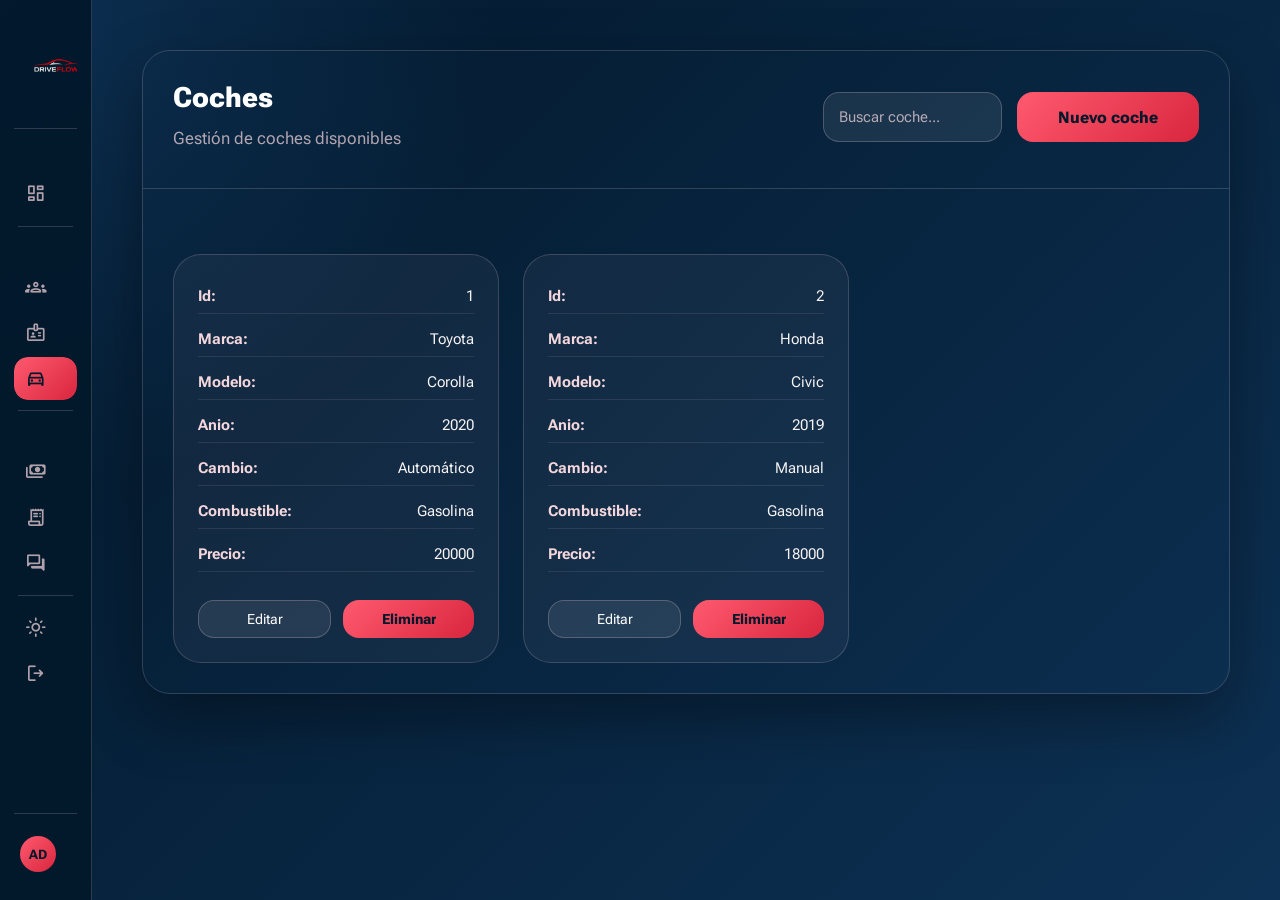
<file: Lenguaje de Marcas/paginas/coches.html>
<!DOCTYPE html>
<html lang="en">

<head>
    <meta charset="UTF-8">
    <meta name="viewport" content="width=device-width, initial-scale=1.0">
    <title>DriveFlow CRM | Coches</title>
    <link rel="stylesheet" href="../css/styles.css">
    <link rel="stylesheet" href="../css/medias.css">
</head>

<body>

    <section class="c-section" id="c-section">

        <aside class="sidebar" id="sidebar">

            <div class="sidebar__brand">
                <div class="logo"><img src="../img/logo.png" alt="DriveFlow Logo"></div>
                <div class="sidebar__brand-text">
                    <span class="sidebar__brand-name">DriveFlow</span>
                    <span class="sidebar__brand-sub">CRM</span>
                </div>
            </div>

            <nav class="sidebar__nav">

                <span class="sidebar__label">Principal</span>

                <a class="sidebar__link" href="../dashboard.html" data-tooltip="Dashboard">
                    <span class="material-symbols-rounded sidebar__icon">dashboard</span>
                    <span class="sidebar__text">Dashboard</span>
                </a>

                <div class="sidebar__divider"></div>
                <span class="sidebar__label">Gestión</span>

                <a class="sidebar__link" href="clientes.html" data-tooltip="Clientes">
                    <span class="material-symbols-rounded sidebar__icon">groups</span>
                    <span class="sidebar__text">Clientes</span>
                    <span id="badge-clientes" class="sidebar__badge">25</span>
                </a>

                <a class="sidebar__link" href="usuarios.html" data-tooltip="Usuarios">
                    <span class="material-symbols-rounded sidebar__icon">badge</span>
                    <span class="sidebar__text">Usuarios</span>
                    <span id="badge-usuarios" class="sidebar__badge">8</span>
                </a>

                <a class="sidebar__link sidebar__link--active" href="coches.html" data-tooltip="Coches">
                    <span class="material-symbols-rounded sidebar__icon">directions_car</span>
                    <span class="sidebar__text">Coches</span>
                    <span id="badge-coches" class="sidebar__badge">56</span>
                </a>

                <div class="sidebar__divider"></div>
                <span class="sidebar__label">Comercial</span>

                <a class="sidebar__link" href="ventas.html" data-tooltip="Ventas">
                    <span class="material-symbols-rounded sidebar__icon">payments</span>
                    <span class="sidebar__text">Ventas</span>
                </a>

                <a class="sidebar__link" href="detalle-ventas.html" data-tooltip="Detalle ventas">
                    <span class="material-symbols-rounded sidebar__icon">receipt_long</span>
                    <span class="sidebar__text">Detalle ventas</span>
                </a>

                <a class="sidebar__link" href="interacciones-cliente.html" data-tooltip="Interacciones">
                    <span class="material-symbols-rounded sidebar__icon">forum</span>
                    <span class="sidebar__text">Interacciones</span>
                </a>

                <div class="sidebar__divider"></div>
                <button class="sidebar__link" type="button" id="themeToggle" data-tooltip="Cambiar tema">
                    <span class="material-symbols-rounded sidebar__icon" id="themeIcon">light_mode</span>
                    <span id="themeText" class="sidebar__text">Modo claro</span>
                </button>

                <button class="sidebar__link" type="button" id="logoutButton" data-tooltip="Cerrar sesión">
                    <span class="material-symbols-rounded sidebar__icon">logout</span>
                    <span class="sidebar__text">Cerrar sesión</span>
                </button>

            </nav>

            <div class="sidebar__footer">
                <div class="sidebar__profile">
                    <div class="sidebar__avatar">AD</div>
                    <div class="sidebar__profile-info">
                        <div class="sidebar__profile-name">Admin Principal</div>
                        <div class="sidebar__profile-role">Administrador</div>
                    </div>
                </div>
            </div>

        </aside>

        <div class="table">

            <div class="table__top">

                <div class="table__text">
                    <h2 class="heading">Coches</h2>
                    <p class="text">Gestión de coches disponibles</p>
                </div>

                <div class="table__interaction">
                    <input type="text" class="input" placeholder="Buscar coche...">
                    <button class="button" id="btn__newCar">Nuevo coche</button>
                </div>

            </div>

            <div class="table__data">
                <div class="table__dataBox">
                    <p class="text">No hay coches para mostrar</p>
                </div>
            </div>

        </div>

    </section>

    <div class="creation" id="c-creation">

        <h2 class="heading headign--align" id="create__title">
            Crear un coche
            <span class="material-symbols-rounded sidebar__icon icon__close">close</span>
        </h2>

        <div class="form" id="carForm">

            <div class="form__group">
                <label class="text">Marca</label>
                <input id="brand" placeholder="Marca del coche" type="text" name="marca" class="input" required>
            </div>

            <div class="form__group">
                <label class="text">Modelo</label>
                <input id="model" placeholder="Modelo del coche" type="text" name="modelo" class="input" required>
            </div>

            <div class="form__group">
                <label class="text">Año</label>
                <input id="year" placeholder="Año del coche" type="number" name="anio" class="input" required>
            </div>

            <div class="form__group">
                <label class="text">Cambio</label>
                <select id="cambio" name="cambio" class="input" required>
                    <option value="">Selecciona un tipo de cambio</option>
                    <option value="Manual">Manual</option>
                    <option value="Automático">Automático</option>
                </select>
            </div>

            <div class="form__group">
                <label class="text">Combustible</label>
                <select id="combustible" name="combustible" class="input" required>
                    <option value="">Selecciona un tipo de combustible</option>
                    <option value="Gasolina">Gasolina</option>
                    <option value="Diésel">Diésel</option>
                    <option value="Eléctrico">Eléctrico</option>
                    <option value="Híbrido">Híbrido</option>
                </select>
            </div>

            <div class="form__group">
                <label class="text">Precio</label>
                <input id="precio" placeholder="Precio del coche" type="number" name="precio" class="input" required>
            </div>

            <button type="button" class="button button--primary" id="btn--submitCar">Crear coche</button>

        </div>

    </div>

    <script type="module" src="../js/coches.js"></script>

</body>

</html>
</file>
<file: Lenguaje de Marcas/css/styles.css>
@import url('https://fonts.googleapis.com/css2?family=Roboto+Flex:opsz,wght,XOPQ,XTRA,YOPQ,YTDE,YTFI,YTLC,YTUC@8..144,100..1000,96,468,79,-203,738,514,712&display=swap');
@import url('https://fonts.googleapis.com/css2?family=Material+Symbols+Rounded:opsz,wght,FILL,GRAD@20..48,100..700,0..1,-50..200');

/* #region GLOBAL VARIABLES */

:root {
    --color-primary: #03182b;
    --color-secondary: #07233d;
    --color-tertiary: #0d3154;

    --color-danger: #d8263e;
    --color-accent: #ff5a6f;

    --color-light: #f4d7dc;

    --color-white: #ffffff;
    --color-text: #f7f4f5;

    --color-muted: rgba(244, 215, 220, 0.72);

    --color-card: rgba(3, 24, 43, 0.88);

    --color-border: rgba(244, 215, 220, 0.18);

    --font-main: "Roboto Flex", Arial, sans-serif;

    --radius-md: 16px;
    --radius-lg: 28px;

    --shadow-card: 0 24px 60px rgba(0, 0, 0, 0.35);

    --transition-base: 0.25s ease;

    --gradient-primary:
        linear-gradient(135deg, var(--color-accent), var(--color-danger));

    --sidebar-collapsed: 100px;
    --sidebar-expanded: 300px;
    --transition: 1s cubic-bezier(0.4, 0, 0.2, 1);
}

:root.light-mode {
    --color-primary: #f0f2f5;
    --color-secondary: #ffffff;
    --color-tertiary: #e4e6eb;
    --color-white: #1c1e21;
    --color-text: #2d3436;
    --color-muted: #65676b;
    --color-card: rgba(255, 255, 255, 0.9);
    --color-border: rgba(0, 0, 0, 0.1);
    --shadow-card: 0 12px 30px rgba(0, 0, 0, 0.1);
    --color-light: #03182b;
}

/* Light mode specific overrides */
.light-mode body {
    background: radial-gradient(circle at top left, var(--color-tertiary), transparent 32%),
        linear-gradient(135deg, var(--color-primary), var(--color-secondary) 45%, var(--color-tertiary));
}

.light-mode .sidebar {
    background: rgba(255, 255, 255, 0.92);
    border-right: 1px solid rgba(0, 0, 0, 0.1);
}

.light-mode .sidebar__link--active {
    color: #ffffff !important;
}

.light-mode .sidebar__link--active .sidebar__badge {
    color: #ffffff;
    background: rgba(0, 0, 0, 0.2);
}

.light-mode .sidebar__label {
    color: rgba(0, 0, 0, 0.4);
}

.light-mode .table,
.light-mode .dash-total,
.light-mode .dash-total__div,
.light-mode .cli-clientes__panel,
.light-mode .cli-clientes__list-section,
.light-mode .usu-usuarios__panel,
.light-mode .usu-usuarios__list-section,
.light-mode .int-interacciones__calendar-section,
.light-mode .int-interacciones__list-section,
.light-mode .int-interacciones__panel,
.light-mode .log-login__form {
    background-color: rgba(255, 255, 255, 0.6);
    backdrop-filter: blur(10px);
}

.light-mode .table__dataItem,
.light-mode .cli-clientes__row,
.light-mode .usu-usuarios__row,
.light-mode .int-interacciones__row,
.light-mode .int-interacciones__calendar-day {
    background: rgba(0, 0, 0, 0.03);
    border-color: rgba(0, 0, 0, 0.05);
}

.light-mode .table__dataItem:hover,
.light-mode .cli-clientes__row:hover,
.light-mode .usu-usuarios__row:hover,
.light-mode .int-interacciones__row:hover {
    background: rgba(0, 0, 0, 0.06);
}

.light-mode .input,
.light-mode .cli-clientes__input,
.light-mode .cli-clientes__search,
.light-mode .usu-usuarios__input,
.light-mode .usu-usuarios__search,
.light-mode .int-interacciones__input,
.light-mode .int-interacciones__search {
    background-color: rgba(0, 0, 0, 0.05);
    border-color: rgba(0, 0, 0, 0.1);
    color: var(--color-text);
    color-scheme: light;
}

.light-mode .input::placeholder,
.light-mode .cli-clientes__input::placeholder,
.light-mode .cli-clientes__search::placeholder,
.light-mode .usu-usuarios__input::placeholder,
.light-mode .usu-usuarios__search::placeholder,
.light-mode .int-interacciones__input::placeholder,
.light-mode .int-interacciones__search::placeholder {
    color: rgba(0, 0, 0, 0.4);
}

.light-mode .cli-clientes__thead,
.light-mode .usu-usuarios__thead,
.light-mode .int-interacciones__thead,
.light-mode .int-interacciones__calendar-weekdays {
    background-color: rgba(0, 0, 0, 0.05);
}

.light-mode .cli-clientes__table th,
.light-mode .cli-clientes__table td,
.light-mode .usu-usuarios__table th,
.light-mode .usu-usuarios__table td,
.light-mode .int-interacciones__table th,
.light-mode .int-interacciones__table td {
    border-bottom-color: rgba(0, 0, 0, 0.1);
}

.light-mode .sidebar__profile:hover {
    background: rgba(0, 0, 0, 0.04);
}

.light-mode .sidebar__profile-name,
.light-mode .sidebar__brand-name {
    color: var(--color-text);
}

.light-mode .cli-clientes__icon-button,
.light-mode .usu-usuarios__icon-button,
.light-mode .int-interacciones__icon-button {
    border-color: rgba(0, 0, 0, 0.1);
}

.light-mode .cli-clientes__icon-button--delete,
.light-mode .usu-usuarios__icon-button--delete,
.light-mode .int-interacciones__icon-button--delete {
    color: var(--color-danger);
}

.light-mode .cli-clientes__message--error,
.light-mode .usu-usuarios__message--error,
.light-mode .int-interacciones__message--error,
.light-mode .log-login__error {
    color: var(--color-danger);
}

.light-mode .cli-clientes__message--success,
.light-mode .usu-usuarios__message--success,
.light-mode .int-interacciones__message--success {
    color: #1e7e34;
}

/* #endregion */

/* #region RESET */

* {
    box-sizing: border-box;
}

body {
    font-family: var(--font-main);
    color: var(--color-white);
    min-height: 100vh;
    margin: 0;
    padding: 0;
    background: radial-gradient(circle at top left, var(--color-tertiary), transparent 32%),
        linear-gradient(135deg, var(--color-primary), var(--color-secondary) 45%, var(--color-tertiary));
    background-repeat: no-repeat;
    display: flex;
    flex-direction: row;
}

/* #endregion */

/* #region ELEMENTOS COMUNES */

::-webkit-scrollbar {
    width: 4px;
}

::-webkit-scrollbar-track {
    background: transparent;
}

::-webkit-scrollbar-thumb {
    background: rgba(244, 215, 220, 0.2);
    border-radius: 999px;
}

::-webkit-scrollbar-thumb:hover {
    background: linear-gradient(135deg, #ff5a6f, #d8263e);
}

.logo {
    width: 80px;
    height: 80px;
    min-width: 80px;
    border-radius: 14px;
    background: transparent;
    display: grid;
    place-items: center;
    font-weight: 900;
    font-size: 1rem;
    color: var(--color-primary);
    letter-spacing: -0.04em;
    overflow: hidden;
}

.logo img {
    width: 100%;
    height: 100%;
    object-fit: contain;
    padding: 2px;
}

.title {
    margin: 0;
    font-size: 5.8rem;
    line-height: 0.95;
    letter-spacing: -0.06em;
    font-weight: 800;
}

.text {
    max-width: 560px;
    color: var(--color-muted);
    font-size: 1.08rem;
    line-height: 1.7;
    margin: 0;
}

.subtitle {
    margin: 0;
    color: var(--color-white);
    font-size: 3rem;
    font-weight: 800;
}

.heading {
    margin: 0;
    color: var(--color-white);
    font-size: 1.75rem;
    font-weight: 800;
}

.headign--align {
    display: flex;
    flex-direction: row;
    align-items: center;
    justify-content: space-between;
}

.icon__close {
    font-size: 1.5rem;
    color: var(--color-muted);
    cursor: pointer;
    transition: 0.5s ease;
}

.icon__close:hover {
    color: var(--color-light);
}

.button {
    width: 100%;
    padding: 15px 18px;
    border: none;
    border-radius: var(--radius-md);
    background: linear-gradient(135deg, var(--color-accent), var(--color-danger));
    color: var(--color-primary);
    font-family: var(--font-main);
    font-size: 1rem;
    font-weight: 800;
    cursor: pointer;
    transition: transform var(--transition-base), box-shadow var(--transition-base), background var(--transition-base);
}

.blur {
    filter: blur(4px);
    opacity: 0.5;
    pointer-events: none;
    user-select: none;
}

.input {
    width: 100%;
    padding: 13px 15px;
    border: 1px solid rgba(244, 215, 220, 0.24);
    border-radius: var(--radius-md);
    background-color: rgba(255, 255, 255, 0.08);
    color: var(--color-white);
    font-family: var(--font-main);
    font-size: 0.96rem;
    outline: none;
}

.input::placeholder {
    color: var(--color-muted);
}

input[type=number]::-webkit-outer-spin-button,
input[type=number]::-webkit-inner-spin-button {
    -webkit-appearance: none;
    margin: 0;
}

select.input {
    appearance: none;
    -webkit-appearance: none;
    background-image: url("data:image/svg+xml,%3Csvg xmlns='http://www.w3.org/2000/svg' width='12' height='12' viewBox='0 0 24 24'%3E%3Cpath fill='%23888' d='M7 10l5 5 5-5z'/%3E%3C/svg%3E");
    background-repeat: no-repeat;
    background-position: right 12px center;
    padding-right: 36px;
    cursor: pointer;
}

option {
    background-color: var(--color-primary);
    color: var(--color-white);
}

.creation {
    display: flex;
    flex-direction: column;
    gap: 18px;
    background-color: color-mix(var(--color-primary), transparent 10%);
    padding: 30px;
    border-radius: var(--radius-lg);
    max-height: 90vh;
    overflow-y: auto;
    position: fixed;
    top: 50%;
    left: 50%;
    transform: translate(-50%, -50%);
    z-index: 1050;
    display: none;
}

.form {
    margin-top: 25px;
    display: flex;
    flex-direction: column;
    gap: 18px;
}


/* #region  SIDEBAR */

.sidebar {
    position: sticky;
    top: 0;
    left: 0;
    width: var(--sidebar-collapsed);
    display: flex;
    flex-direction: column;
    padding: 20px 14px;
    gap: 6px;
    background: rgba(3, 24, 43, 0.92);
    backdrop-filter: blur(20px);
    border-right: 1px solid var(--color-border);
    overflow: hidden;
    transition: width var(--transition);
    height: 100vh;
}

.sidebar:hover,
.sidebar.expanded {
    width: var(--sidebar-expanded);
}

.sidebar__brand {
    display: flex;
    align-items: center;
    gap: 14px;
    padding: 8px 4px 20px;
    border-bottom: 1px solid var(--color-border);
    margin-bottom: 8px;
    overflow: hidden;
    flex-shrink: 0;
}

.sidebar__brand-text {
    display: flex;
    flex-direction: column;
    white-space: nowrap;
    opacity: 0;
    transform: translateX(-6px);
    transition: opacity var(--transition), transform var(--transition);
}

.sidebar__brand-name {
    font-size: 1rem;
    font-weight: 800;
    color: var(--color-white);
    letter-spacing: -0.03em;
}

.sidebar__brand-sub {
    font-size: 0.72rem;
    font-weight: 500;
    color: var(--color-muted);
    text-transform: uppercase;
    letter-spacing: 0.1em;
}

.sidebar:hover .sidebar__brand-text,
.sidebar.expanded .sidebar__brand-text {
    opacity: 1;
    transform: translateX(0);
}

.sidebar__label {
    font-size: 0.65rem;
    font-weight: 700;
    text-transform: uppercase;
    letter-spacing: 0.12em;
    color: rgba(244, 215, 220, 0.35);
    padding: 10px 8px 4px;
    white-space: nowrap;
    opacity: 0;
    transition: opacity var(--transition);
}

.sidebar:hover .sidebar__label,
.sidebar.expanded .sidebar__label {
    opacity: 1;
}

.sidebar__nav {
    display: flex;
    flex-direction: column;
    gap: 2px;
    flex: 1;
    overflow: hidden;
}

.sidebar__link {
    position: relative;
    display: flex;
    align-items: center;
    gap: 14px;
    padding: 11px 10px;
    border-radius: 14px;
    color: var(--color-muted);
    text-decoration: none;
    overflow: hidden;
    transition:
        background-color 0.2s ease,
        color 0.2s ease,
        transform 0.18s ease;
    cursor: pointer;
    border: none;
    background: transparent;
    width: 100%;
}

.sidebar__link::before {
    content: '';
    position: absolute;
    inset: 0;
    border-radius: 14px;
    background: var(--gradient-primary);
    opacity: 0;
    transition: opacity 0.22s ease;
}

.sidebar__link:hover::before {
    opacity: 0.15;
}

.sidebar__link:hover {
    color: var(--color-light);
    transform: translateX(3px);
}

.sidebar__link--active::before {
    opacity: 1 !important;
}

.sidebar__link--active {
    color: var(--color-primary) !important;
    transform: none;
}

.sidebar__link--active .sidebar__icon,
.sidebar__link--active .sidebar__text {
    position: relative;
    z-index: 1;
}

.sidebar__link--active .sidebar__badge {
    background: rgba(3, 24, 43, 0.25);
    color: var(--color-primary);
}


.sidebar__link .ripple {
    position: absolute;
    border-radius: 50%;
    background: rgba(255, 255, 255, 0.25);
    transform: scale(0);
    animation: ripple 0.5s ease-out;
    pointer-events: none;
}

@keyframes ripple {
    to {
        transform: scale(4);
        opacity: 0;
    }
}

.sidebar__icon {
    font-size: 1.35rem;
    min-width: 24px;
    display: grid;
    place-items: center;
    position: relative;
    z-index: 1;
    transition: transform 0.2s ease;
}

.sidebar__link:hover .sidebar__icon {
    transform: scale(1.1);
}

.sidebar__link--active .sidebar__icon {
    transform: none;
}

.sidebar__text {
    font-size: 0.9rem;
    font-weight: 650;
    white-space: nowrap;
    opacity: 0;
    transform: translateX(-8px);
    transition:
        opacity var(--transition),
        transform var(--transition);
    position: relative;
    z-index: 1;
    flex: 1;
}

.sidebar:hover .sidebar__text,
.sidebar.expanded .sidebar__text {
    opacity: 1;
    transform: translateX(0);
}

.sidebar__badge {
    font-size: 0.68rem;
    font-weight: 800;
    background: var(--gradient-primary);
    color: var(--color-primary);
    min-width: 20px;
    height: 20px;
    border-radius: 999px;
    display: flex;
    align-items: center;
    justify-content: center;
    padding: 0 5px;
    position: relative;
    z-index: 1;
    opacity: 0;
    transform: scale(0.7);
    transition:
        opacity var(--transition),
        transform var(--transition);
}

.sidebar:hover .sidebar__badge,
.sidebar.expanded .sidebar__badge {
    opacity: 1;
    transform: scale(1);
}

.sidebar__divider {
    height: 1px;
    background: var(--color-border);
    margin: 8px 4px;
    flex-shrink: 0;
}

.sidebar__footer {
    border-top: 1px solid var(--color-border);
    padding-top: 14px;
    flex-shrink: 0;
    overflow: hidden;
}

.sidebar__profile {
    display: flex;
    align-items: center;
    gap: 12px;
    padding: 8px 6px;
    border-radius: 14px;
    cursor: pointer;
    transition: background 0.2s;
}

.sidebar__profile:hover {
    background: rgba(244, 215, 220, 0.06);
}

.sidebar__avatar {
    width: 36px;
    height: 36px;
    min-width: 36px;
    border-radius: 50%;
    background: var(--gradient-primary);
    display: grid;
    place-items: center;
    font-size: 0.8rem;
    font-weight: 800;
    color: var(--color-primary);
}

.sidebar__profile-info {
    white-space: nowrap;
    opacity: 0;
    transform: translateX(-6px);
    transition: opacity var(--transition), transform var(--transition);
}

.sidebar:hover .sidebar__profile-info,
.sidebar.expanded .sidebar__profile-info {
    opacity: 1;
    transform: translateX(0);
}

.sidebar__profile-name {
    font-size: 0.85rem;
    font-weight: 700;
    color: var(--color-white);
}

.sidebar__profile-role {
    font-size: 0.72rem;
    color: var(--color-muted);
}



/* #endregion */

/* #region  TABLE */

.table {
    background-color: color-mix(var(--color-primary), transparent 50%);
    border-radius: var(--radius-lg);
    box-shadow: var(--shadow-card);
    border: 1px solid var(--color-border);
    display: flex;
    flex-direction: column;
    width: 95%;
    height: fit-content;
    margin: 50px;
}

.table__top {
    display: flex;
    flex-direction: row;
    justify-content: space-between;
    align-items: center;
    padding: 30px 30px 0 30px;
    margin-bottom: 35px;
    border-bottom: 1px solid var(--color-border);
    padding-bottom: 35px;
}

.table__interaction {
    display: flex;
    gap: 15px;
    flex-direction: row;
    height: 50px;
}

.table__text {
    display: flex;
    gap: 10px;
    flex-direction: column;
}

.table__attributes {
    display: grid;
    background: color-mix(var(--color-light), transparent 90%);
    padding: 0 30px;
    border-top: 1px solid var(--color-border);
    gap: 0;
}

.table__attributesText {
    font-size: 0.95rem;
    color: var(--color-text);
    margin: 8px 0;
    display: flex;
    justify-content: space-between;
    align-items: center;
    border-bottom: 1px solid rgba(244, 215, 220, 0.1);
    padding-bottom: 8px;
}

.table__attributesText strong {
    color: var(--color-light);
    font-weight: 700;
}

.table__dataBox {
    display: grid;
    grid-template-columns: repeat(auto-fill, minmax(280px, 1fr));
    gap: 24px;
    padding: 30px;
}

.table__dataItem {
    display: flex;
    flex-direction: column;
    color: var(--color-white);
    font-family: var(--font-main);
    font-size: 0.96rem;
    padding: 24px;
    background: rgba(244, 215, 220, 0.05);
    border: 1px solid var(--color-border);
    border-radius: var(--radius-lg);
    transition: transform var(--transition-base), background-color var(--transition-base);
}

.table__dataItem:hover {
    background: rgba(244, 215, 220, 0.08);
    transform: translateY(-5px);
}

.table__actions {
    display: flex;
    flex-direction: row;
    gap: 12px;
    margin-top: auto;
    padding-top: 20px;
}

.table__actions .button,
.table__actions .input {
    flex: 1;
    width: auto;
    padding: 10px;
    font-size: 0.85rem;
    height: auto;
    cursor: pointer;
}

/* #endregion */

/* #endregion */

/* #region LOGIN */

.log-body {
    height: 100vh;
    overflow: hidden;
    font-family: var(--font-main);
    background:
        radial-gradient(circle at top left, rgba(255, 90, 111, 0.25), transparent 32%),
        linear-gradient(135deg, var(--color-primary), var(--color-secondary) 45%, var(--color-tertiary));
    color: var(--color-text);
}

.log-login {
    height: 100vh;
    display: grid;
    grid-template-columns: 1.1fr 0.9fr;
}

.log-login__hero {
    position: relative;
    display: flex;
    align-items: center;
    padding: 48px;
    overflow: hidden;
}

.log-login__hero::before {
    content: "";
    position: absolute;
    inset: 0;
    background:
        linear-gradient(90deg, color-mix(var(--color-primary), transparent 50%), color-mix(var(--color-secondary), transparent 50%)),
        url("https://images.unsplash.com/photo-1500530855697-b586d89ba3ee?auto=format&fit=crop&w=1400&q=80");
    background-size: cover;
    background-position: center;
    opacity: 0.52;
}

.log-login__hero::after {
    content: "";
    position: absolute;
    width: 420px;
    height: 420px;
    border-radius: 50%;
    background: rgba(255, 90, 111, 0.18);
    bottom: -160px;
    left: -80px;
    filter: blur(6px);
}

.log-login__hero-content {
    position: relative;
    z-index: 1;
    max-width: 680px;
}

.log-login__subtitle {
    display: inline-flex;
    padding: 8px 14px;
    margin-bottom: 36px;
    border: 1px solid var(--color-border);
    border-radius: 999px;
    color: var(--color-light);
    background-color: rgba(244, 215, 220, 0.08);
    font-size: 0.9rem;
    font-weight: 700;
    letter-spacing: 0.08em;
    text-transform: uppercase;
}

.log-login__title {
    margin: 0 0 24px;
    color: var(--color-white);
    font-size: clamp(2.4rem, 6vw, 5.8rem);
    line-height: 1.05;
    letter-spacing: -0.06em;
    font-weight: 800;
}

.log-login__text {
    max-width: 560px;
    margin: 0 0 5px;
    color: var(--color-muted);
    font-size: 1.08rem;
    line-height: 1.7;
}

.log-login__viewport-box {
    display: inline-flex;
    gap: 10px;
    align-items: center;
    margin-top: 4px;
    padding: 12px 16px;
    border: 1px solid var(--color-border);
    border-radius: var(--radius-md);
    background-color: color-mix(var(--color-light), transparent 90%);
    backdrop-filter: blur(12px);
}

.log-login__viewport-label {
    color: var(--color-muted);
    font-size: 0.9rem;
}

.log-login__viewport-value {
    color: var(--color-accent);
    font-weight: 700;
    font-size: 0.95rem;
}

.log-login__access {
    display: flex;
    align-items: center;
    justify-content: center;
    padding: 24px;
}

.log-login__form {
    width: min(100%, 440px);
    padding: 30px;
    border: 1px solid var(--color-border);
    border-radius: var(--radius-lg);
    background-color: color-mix(var(--color-primary), transparent 50%);
    box-shadow: var(--shadow-card);
    backdrop-filter: blur(18px);
}

.log-login__brand {
    display: flex;
    gap: 16px;
    align-items: center;
    margin-bottom: 28px;
}

.log-login__logo {
    width: 180px;
    height: auto;
    min-height: 80px;
    display: grid;
    place-items: center;
    border-radius: 18px;
    background: transparent;
    color: var(--color-white);
    font-weight: 800;
    font-size: 1.1rem;
    overflow: hidden;
    padding: 10px;
}

.log-login__logo img {
    width: 100%;
    height: 100%;
    object-fit: contain;
    padding: 3px;
}

.log-login__form-title {
    margin: 0 0 4px;
    color: var(--color-white);
    font-size: 1.75rem;
    font-weight: 800;
}

.log-login__form-subtitle {
    margin: 0;
    color: var(--color-muted);
    font-size: 0.95rem;
    line-height: 1.4;
}

.log-login__group {
    margin-bottom: 18px;
}

.log-login__label {
    display: block;
    margin-bottom: 8px;
    color: var(--color-light);
    font-size: 0.92rem;
    font-weight: 650;
}

.log-login__error {
    min-height: 22px;
    margin: 0 0 14px;
    color: #ffd2d2;
    font-size: 0.92rem;
    font-weight: 650;
}

.log-login__button {
    width: 100%;
    padding: 15px 18px;
    border: none;
    border-radius: var(--radius-md);
    background: var(--gradient-primary);
    color: var(--color-white);
    font-family: var(--font-main);
    font-size: 1rem;
    font-weight: 800;
    cursor: pointer;
    transition: transform var(--transition-base), box-shadow var(--transition-base), background var(--transition-base);
}

.log-login__button:hover {
    transform: translateY(-2px);
    box-shadow: inset 0 0 0 2px rgba(244, 215, 220, 0.35);
    background: linear-gradient(135deg, var(--color-danger), var(--color-accent));
}

.log-login__button:active {
    transform: translateY(0);
    box-shadow: inset 0 0 0 2px rgba(244, 215, 220, 0.45);
}

.log-login__demo {
    margin-top: 22px;
    padding: 14px 16px;
    border-radius: var(--radius-md);
    background-color: color-mix(var(--color-light), transparent 90%);
    border: 1px solid var(--color-border);
}

.log-login__demo-title {
    margin: 0 0 8px;
    color: var(--color-light);
    font-weight: 800;
}

.log-login__demo-text {
    margin: 0;
    color: var(--color-muted);
    font-size: 0.92rem;
    line-height: 1.6;
}

/* #endregion */

/* #region  DASHBOARD */

.dash-section {
    display: flex;
    flex: 1;
    min-width: 0;
}

.dash-total {
    background-color: color-mix(var(--color-primary), transparent 50%);
    border-radius: var(--radius-lg);
    box-shadow: var(--shadow-card);
    border: 1px solid var(--color-border);
    display: flex;
    flex-direction: column;
    width: 95%;
    height: fit-content;
    margin: 50px;
    padding: 35px;
}

.dash-total__div {
    text-align: start !important;
    padding: 30px;
    border: 1px solid var(--color-border);
    border-radius: var(--radius-lg);
    background-color: color-mix(var(--color-light), transparent 90%);
    box-shadow: var(--shadow-card);
    backdrop-filter: blur(18px);
    text-align: center;
    display: flex;
    flex-direction: column;
    align-items: start;
    justify-content: space-between;
    gap: 15px;
    width: 100%;
}

.dash-total__innerDiv {
    display: flex;
    align-items: center;
    flex-direction: row;
    border: 1px solid var(--color-border);
    background-color: color-mix(rgba(0, 0, 0, 0.295), transparent 30%);
    border-radius: var(--radius-lg);
    padding: 30px;
    justify-content: space-between;
    width: 100%;
}

.subtitle--dash {
    font-size: 3rem;
}

.dash-total__top {
    display: flex;
    flex-direction: row;
    gap: 15px;
    margin-right: 15px;
    height: 100%;
}

.dash-total__container {
    display: flex;
    flex-direction: column;
    width: 100%;
    margin: 0;
    margin-top: 25px;
    gap: 25px;
}

.dash-total__LastSales {
    display: grid;
    grid-template-columns: repeat(3, minmax(280px, 1fr));
    gap: 24px;
    width: 100%;
}


/* #endregion */

/* #region CLIENTES */

.cli-body {
    min-height: 100vh;
    display: flex;
    flex-direction: column;
    font-family: var(--font-main);
    background:
        radial-gradient(circle at top left, rgba(255, 90, 111, 0.18), transparent 30%),
        linear-gradient(135deg, var(--color-primary), var(--color-secondary) 48%, var(--color-tertiary));
    color: var(--color-text);
}

.cli-layout {
    display: flex;
    flex: 1;
    min-width: 0;
}

.cli-page {
    flex: 1;
    min-width: 0;
}

.cli-clientes {
    display: grid;
    grid-template-columns: 1fr;
    gap: 24px;
    padding: 28px 36px;
    min-width: 0;
}

.app-footer {
    width: 100%;
    padding: 22px 36px;
    border-top: 1px solid var(--color-border);
    background-color: rgba(3, 24, 43, 0.82);
    backdrop-filter: blur(16px);
}

.cli-clientes__panel,
.cli-clientes__list-section {
    border: 1px solid var(--color-border);
    border-radius: var(--radius-lg);
    background-color: color-mix(var(--color-primary), transparent 50%);
    box-shadow: var(--shadow-card);
    backdrop-filter: blur(16px);
}

.cli-clientes__panel-header {
    margin-bottom: 24px;
}

.cli-clientes__panel-title,
.cli-clientes__list-title {
    margin-bottom: 6px;
    color: var(--color-white);
    font-size: 1.35rem;
    font-weight: 850;
}

.cli-clientes__panel-text,
.cli-clientes__list-text {
    color: var(--color-muted);
    font-size: 0.95rem;
    line-height: 1.5;
}

.cli-clientes__group {
    margin-bottom: 18px;
}

.cli-clientes__label {
    display: block;
    margin-bottom: 8px;
    color: var(--color-light);
    font-size: 0.9rem;
    font-weight: 700;
}

.cli-clientes__input,
.cli-clientes__search {
    width: 100%;
    padding: 13px 15px;
    border: 1px solid rgba(244, 215, 220, 0.24);
    border-radius: var(--radius-md);
    background-color: rgba(255, 255, 255, 0.08);
    color: var(--color-white);
    font-family: var(--font-main);
    font-size: 0.96rem;
    outline: none;
}

.cli-clientes__input::placeholder,
.cli-clientes__search::placeholder {
    color: rgba(244, 215, 220, 0.44);
}

.cli-clientes__input:focus,
.cli-clientes__search:focus {
    border-color: var(--color-accent);
    background-color: rgba(255, 255, 255, 0.12);
}

.cli-clientes__message {
    min-height: 22px;
    margin-bottom: 16px;
    font-size: 0.9rem;
    font-weight: 700;
}

.cli-clientes__message--success {
    color: #b7ffcf;
}

.cli-clientes__message--error {
    color: #ffd2d2;
}

.cli-clientes__message--info {
    color: var(--color-light);
}

.cli-clientes__actions {
    display: flex;
    gap: 12px;
}

.cli-clientes__button {
    flex: 1;
    padding: 13px 16px;
    border-radius: var(--radius-md);
    font-family: var(--font-main);
    font-weight: 800;
    cursor: pointer;
    transition: transform var(--transition-base), background-color var(--transition-base);
}

.cli-clientes__button--primary {
    border: none;
    background: var(--gradient-primary);
    color: var(--color-white);
}

.cli-clientes__button--secondary {
    border: 1px solid var(--color-border);
    background-color: transparent;
    color: var(--color-light);
}

.cli-clientes__button:hover {
    transform: translateY(-2px);
}

.cli-clientes__list-section {
    min-width: 0;
    overflow: hidden;
}

.cli-clientes__toolbar {
    display: flex;
    align-items: center;
    justify-content: space-between;
    gap: 18px;
    padding: 24px;
    border-bottom: 1px solid var(--color-border);
}

.cli-clientes__search-box {
    width: min(100%, 320px);
}

.cli-clientes__table-wrapper {
    width: 100%;
    overflow-x: auto;
}

.cli-clientes__table {
    width: 100%;
    border-collapse: collapse;
    min-width: 820px;
}

.cli-clientes__thead {
    background-color: rgba(244, 215, 220, 0.08);
}

.cli-clientes__table th,
.cli-clientes__table td {
    padding: 16px;
    border-bottom: 1px solid rgba(244, 215, 220, 0.12);
    text-align: left;
    font-size: 0.94rem;
}

.cli-clientes__table th {
    color: var(--color-light);
    font-weight: 850;
}

.cli-clientes__table td {
    color: var(--color-text);
}

.cli-clientes__row:hover {
    background-color: rgba(244, 215, 220, 0.05);
}

.cli-clientes__table-actions {
    display: flex;
    gap: 8px;
}

.cli-clientes__icon-button {
    padding: 8px 10px;
    border-radius: 999px;
    border: 1px solid var(--color-border);
    font-family: var(--font-main);
    font-size: 0.82rem;
    font-weight: 800;
    cursor: pointer;
}

.cli-clientes__icon-button--edit {
    background-color: rgba(255, 90, 111, 0.16);
    color: var(--color-light);
}

.cli-clientes__icon-button--delete {
    background-color: rgba(216, 38, 62, 0.18);
    color: #ffd2d2;
}

.cli-clientes__empty {
    text-align: center;
    color: var(--color-muted);
}

.cli-clientes__toolbar-actions {
    display: flex;
    align-items: center;
    gap: 14px;
}

.cli-clientes__toolbar-actions .cli-clientes__button {
    flex: none;
    width: auto;
    white-space: nowrap;
}

.cli-clientes__panel {
    max-width: 760px;
    width: 100%;
    padding: 26px;
    margin: 0 auto;
    overflow: hidden;
    transition:
        opacity var(--transition-base),
        transform var(--transition-base),
        max-height var(--transition-base),
        padding var(--transition-base),
        border-width var(--transition-base);
}

.cli-clientes__panel--hidden {
    max-height: 0;
    opacity: 0;
    transform: translateY(-12px);
    padding-top: 0;
    padding-bottom: 0;
    border-width: 0;
    pointer-events: none;
}

.cli-clientes__panel:not(.cli-clientes__panel--hidden) {
    max-height: 700px;
    opacity: 1;
    transform: translateY(0);
}

/* #endregion */

/* #region USUARIOS */

.usu-body {
    min-height: 100vh;
    display: flex;
    flex-direction: column;
    font-family: var(--font-main);
    background:
        radial-gradient(circle at top left, rgba(255, 90, 111, 0.18), transparent 30%),
        linear-gradient(135deg, var(--color-primary), var(--color-secondary) 48%, var(--color-tertiary));
    color: var(--color-text);
}

.usu-layout {
    display: flex;
    flex: 1;
    min-width: 0;
}

.usu-page {
    flex: 1;
    min-width: 0;
}

.usu-usuarios {
    display: grid;
    grid-template-columns: 1fr;
    gap: 24px;
    padding: 28px 36px;
    min-width: 0;
}

.usu-usuarios__panel,
.usu-usuarios__list-section {
    border: 1px solid var(--color-border);
    border-radius: var(--radius-lg);
    background-color: color-mix(var(--color-primary, transparent 50%));
    box-shadow: var(--shadow-card);
    backdrop-filter: blur(16px);
}

.usu-usuarios__panel {
    max-width: 760px;
    width: 100%;
    padding: 26px;
    margin: 0 auto;
    overflow: hidden;
    transition:
        opacity var(--transition-base),
        transform var(--transition-base),
        max-height var(--transition-base),
        padding var(--transition-base),
        border-width var(--transition-base);
}

.usu-usuarios__panel--hidden {
    max-height: 0;
    opacity: 0;
    transform: translateY(-12px);
    padding-top: 0;
    padding-bottom: 0;
    border-width: 0;
    pointer-events: none;
}

.usu-usuarios__panel:not(.usu-usuarios__panel--hidden) {
    max-height: 760px;
    opacity: 1;
    transform: translateY(0);
}

.usu-usuarios__panel-header {
    margin-bottom: 24px;
}

.usu-usuarios__panel-title,
.usu-usuarios__list-title {
    margin-bottom: 6px;
    color: var(--color-white);
    font-size: 1.35rem;
    font-weight: 850;
}

.usu-usuarios__panel-text,
.usu-usuarios__list-text {
    color: var(--color-muted);
    font-size: 0.95rem;
    line-height: 1.5;
}

.usu-usuarios__toolbar {
    display: flex;
    align-items: center;
    justify-content: space-between;
    gap: 18px;
    padding: 24px;
    border-bottom: 1px solid var(--color-border);
}

.usu-usuarios__toolbar-actions {
    display: flex;
    align-items: center;
    gap: 14px;
}

.usu-usuarios__toolbar-actions .usu-usuarios__button {
    flex: none;
    width: auto;
    white-space: nowrap;
}

.usu-usuarios__search-box {
    width: min(100%, 320px);
}

.usu-usuarios__group {
    margin-bottom: 18px;
}

.usu-usuarios__label {
    display: block;
    margin-bottom: 8px;
    color: var(--color-light);
    font-size: 0.9rem;
    font-weight: 700;
}

.usu-usuarios__input,
.usu-usuarios__search {
    width: 100%;
    padding: 13px 15px;
    border: 1px solid rgba(244, 215, 220, 0.24);
    border-radius: var(--radius-md);
    background-color: rgba(255, 255, 255, 0.08);
    color: var(--color-white);
    font-family: var(--font-main);
    font-size: 0.96rem;
    outline: none;
}

.usu-usuarios__input option {
    background-color: var(--color-primary);
    color: var(--color-white);
}

.usu-usuarios__input {
    color-scheme: dark;
}

.usu-usuarios__input::placeholder,
.usu-usuarios__search::placeholder {
    color: rgba(244, 215, 220, 0.44);
}

.usu-usuarios__input:focus,
.usu-usuarios__search:focus {
    border-color: var(--color-accent);
    background-color: rgba(255, 255, 255, 0.12);
}

.usu-usuarios__message {
    min-height: 22px;
    margin-bottom: 16px;
    font-size: 0.9rem;
    font-weight: 700;
}

.usu-usuarios__message--success {
    color: #b7ffcf;
}

.usu-usuarios__message--error {
    color: #ffd2d2;
}

.usu-usuarios__message--info {
    color: var(--color-light);
}

.usu-usuarios__actions {
    display: flex;
    gap: 12px;
}

.usu-usuarios__button {
    flex: 1;
    padding: 13px 16px;
    border-radius: var(--radius-md);
    font-family: var(--font-main);
    font-weight: 800;
    cursor: pointer;
    transition: transform var(--transition-base), background-color var(--transition-base);
}

.usu-usuarios__button--primary {
    border: none;
    background: var(--gradient-primary);
    color: var(--color-white);
}

.usu-usuarios__button--secondary {
    border: 1px solid var(--color-border);
    background-color: transparent;
    color: var(--color-light);
}

.usu-usuarios__button:hover {
    transform: translateY(-2px);
}

.usu-usuarios__list-section {
    min-width: 0;
    overflow: hidden;
}

.usu-usuarios__table-wrapper {
    width: 100%;
    overflow-x: auto;
}

.usu-usuarios__table {
    width: 100%;
    border-collapse: collapse;
    min-width: 820px;
}

.usu-usuarios__thead {
    background-color: rgba(244, 215, 220, 0.08);
}

.usu-usuarios__table th,
.usu-usuarios__table td {
    padding: 16px;
    border-bottom: 1px solid rgba(244, 215, 220, 0.12);
    text-align: left;
    font-size: 0.94rem;
}

.usu-usuarios__table th {
    color: var(--color-light);
    font-weight: 850;
}

.usu-usuarios__table td {
    color: var(--color-text);
}

.usu-usuarios__row:hover {
    background-color: rgba(244, 215, 220, 0.05);
}

.usu-usuarios__table-actions {
    display: flex;
    gap: 8px;
}

.usu-usuarios__icon-button {
    padding: 8px 10px;
    border-radius: 999px;
    border: 1px solid var(--color-border);
    font-family: var(--font-main);
    font-size: 0.82rem;
    font-weight: 800;
    cursor: pointer;
}

.usu-usuarios__icon-button--edit {
    background-color: rgba(255, 90, 111, 0.16);
    color: var(--color-light);
}

.usu-usuarios__icon-button--delete {
    background-color: rgba(216, 38, 62, 0.18);
    color: #ffd2d2;
}

.usu-usuarios__empty {
    text-align: center;
    color: var(--color-muted);
}

/* #endregion */

/* #region INTERACCIONES CLIENTE */

.int-body {
    min-height: 100vh;
    display: flex;
    flex-direction: column;
    font-family: var(--font-main);
    background:
        radial-gradient(circle at top left, rgba(255, 90, 111, 0.18), transparent 30%),
        linear-gradient(135deg, var(--color-primary), var(--color-secondary) 48%, var(--color-tertiary));
    color: var(--color-text);
}

.int-layout {
    display: flex;
    flex: 1;
    min-width: 0;
}

.int-page {
    flex: 1;
    min-width: 0;
}

.int-interacciones {
    display: grid;
    grid-template-columns: 1fr;
    gap: 24px;
    padding: 28px 36px;
    min-width: 0;
}

.int-interacciones__calendar-section,
.int-interacciones__list-section,
.int-interacciones__panel {
    border: 1px solid var(--color-border);
    border-radius: var(--radius-lg);
    background-color: color-mix(var(--color-primary), transparent 50%);
    box-shadow: var(--shadow-card);
    backdrop-filter: blur(16px);
}

.int-interacciones__calendar-section,
.int-interacciones__list-section {
    min-width: 0;
    overflow: hidden;
}

.int-interacciones__calendar-header,
.int-interacciones__toolbar {
    display: flex;
    align-items: center;
    justify-content: space-between;
    gap: 18px;
    padding: 24px;
    border-bottom: 1px solid var(--color-border);
}

.int-interacciones__title,
.int-interacciones__panel-title {
    margin-bottom: 6px;
    color: var(--color-white);
    font-size: 1.35rem;
    font-weight: 850;
}

.int-interacciones__text,
.int-interacciones__panel-text {
    color: var(--color-muted);
    font-size: 0.95rem;
    line-height: 1.5;
}

.int-interacciones__calendar-actions,
.int-interacciones__toolbar-actions {
    display: flex;
    align-items: center;
    gap: 14px;
}

.int-interacciones__month-title {
    min-width: 170px;
    color: var(--color-white);
    font-size: 1rem;
    font-weight: 850;
    text-align: center;
}

.int-interacciones__small-button,
.int-interacciones__button {
    padding: 13px 16px;
    border-radius: var(--radius-md);
    font-family: var(--font-main);
    font-weight: 800;
    cursor: pointer;
    transition: transform var(--transition-base), background-color var(--transition-base);
}

.int-interacciones__small-button {
    border: 1px solid var(--color-border);
    background-color: transparent;
    color: var(--color-light);
}

.int-interacciones__button {
    flex: 1;
}

.int-interacciones__button--primary {
    border: none;
    background: var(--gradient-primary);
    color: var(--color-white);
}

.int-interacciones__button--secondary {
    border: 1px solid var(--color-border);
    background-color: transparent;
    color: var(--color-light);
}

.int-interacciones__small-button:hover,
.int-interacciones__button:hover {
    transform: translateY(-2px);
}

.int-interacciones__calendar-weekdays,
.int-interacciones__calendar-grid {
    display: grid;
    grid-template-columns: repeat(7, 1fr);
}

.int-interacciones__calendar-weekdays {
    padding: 16px 24px 0;
    gap: 10px;
}

.int-interacciones__calendar-weekdays span {
    color: var(--color-light);
    font-size: 0.82rem;
    font-weight: 800;
    text-align: center;
}

.int-interacciones__calendar-grid {
    gap: 10px;
    padding: 16px 24px 24px;
}

.int-interacciones__calendar-day {
    min-height: 110px;
    padding: 10px;
    border: 1px solid var(--color-border);
    border-radius: var(--radius-md);
    background-color: color-mix(var(--color-primary), transparent 50%);
}

.int-interacciones__calendar-day--empty {
    opacity: 0.25;
}

.int-interacciones__calendar-number {
    display: block;
    margin-bottom: 8px;
    color: var(--color-light);
    font-weight: 850;
    font-size: 0.9rem;
}

.int-interacciones__calendar-events {
    display: flex;
    flex-direction: column;
    gap: 6px;
}

.int-interacciones__calendar-event {
    width: 100%;
    padding: 6px 8px;
    border: none;
    border-radius: 10px;
    background: rgba(255, 90, 111, 0.18);
    color: var(--color-white);
    font-family: var(--font-main);
    font-size: 0.75rem;
    font-weight: 700;
    text-align: left;
    cursor: pointer;
}

.int-interacciones__calendar-event:hover {
    background: rgba(255, 90, 111, 0.32);
}

.int-interacciones__search-box {
    width: min(100%, 320px);
}

.int-interacciones__search,
.int-interacciones__input {
    width: 100%;
    padding: 13px 15px;
    border: 1px solid rgba(244, 215, 220, 0.24);
    border-radius: var(--radius-md);
    background-color: rgba(255, 255, 255, 0.08);
    color: var(--color-white);
    font-family: var(--font-main);
    font-size: 0.96rem;
    outline: none;
    color-scheme: dark;
}

.int-interacciones__input option {
    background-color: var(--color-primary);
    color: var(--color-white);
}

.int-interacciones__search::placeholder,
.int-interacciones__input::placeholder {
    color: rgba(244, 215, 220, 0.44);
}

.int-interacciones__search:focus,
.int-interacciones__input:focus {
    border-color: var(--color-accent);
    background-color: rgba(255, 255, 255, 0.12);
}

.int-interacciones__table-wrapper {
    width: 100%;
    overflow-x: auto;
}

.int-interacciones__table {
    width: 100%;
    border-collapse: collapse;
    min-width: 1100px;
}

.int-interacciones__thead {
    background-color: rgba(244, 215, 220, 0.08);
}

.int-interacciones__table th,
.int-interacciones__table td {
    padding: 16px;
    border-bottom: 1px solid rgba(244, 215, 220, 0.12);
    text-align: left;
    font-size: 0.9rem;
}

.int-interacciones__table th {
    color: var(--color-light);
    font-weight: 850;
}

.int-interacciones__table td {
    color: var(--color-text);
}

.int-interacciones__row:hover {
    background-color: rgba(244, 215, 220, 0.05);
}

.int-interacciones__table-actions {
    display: flex;
    gap: 8px;
}

.int-interacciones__icon-button {
    padding: 8px 10px;
    border-radius: 999px;
    border: 1px solid var(--color-border);
    font-family: var(--font-main);
    font-size: 0.82rem;
    font-weight: 800;
    cursor: pointer;
}

.int-interacciones__icon-button--edit {
    background-color: rgba(255, 90, 111, 0.16);
    color: var(--color-light);
}

.int-interacciones__icon-button--delete {
    background-color: rgba(216, 38, 62, 0.18);
    color: #ffd2d2;
}

.int-interacciones__empty {
    text-align: center;
    color: var(--color-muted);
}

.int-interacciones__panel {
    max-width: 980px;
    width: 100%;
    padding: 26px;
    margin: 0 auto;
    overflow: hidden;
    transition:
        opacity var(--transition-base),
        transform var(--transition-base),
        max-height var(--transition-base),
        padding var(--transition-base),
        border-width var(--transition-base);
}

.int-interacciones__panel--hidden {
    max-height: 0;
    opacity: 0;
    transform: translateY(-12px);
    padding-top: 0;
    padding-bottom: 0;
    border-width: 0;
    pointer-events: none;
}

.int-interacciones__panel:not(.int-interacciones__panel--hidden) {
    max-height: 1200px;
    opacity: 1;
    transform: translateY(0);
}

.int-interacciones__panel-header {
    margin-bottom: 24px;
}

.int-interacciones__form-grid {
    display: grid;
    grid-template-columns: repeat(2, 1fr);
    gap: 18px;
}

.int-interacciones__group {
    margin-bottom: 0;
}

.int-interacciones__group--full {
    grid-column: 1 / -1;
}

.int-interacciones__label {
    display: block;
    margin-bottom: 8px;
    color: var(--color-light);
    font-size: 0.9rem;
    font-weight: 700;
}

.int-interacciones__textarea {
    min-height: 110px;
    resize: vertical;
}

.int-interacciones__message {
    min-height: 0;
    margin: 16px 0;
    padding: 0;
    border-radius: var(--radius-md);
    font-size: 0.9rem;
    font-weight: 800;
    line-height: 1.5;
    opacity: 0;
    transform: translateY(-6px);
    transition:
        opacity var(--transition-base),
        transform var(--transition-base),
        padding var(--transition-base),
        background-color var(--transition-base),
        border-color var(--transition-base);
}

.int-interacciones__message:not(:empty) {
    padding: 12px 14px;
    opacity: 1;
    transform: translateY(0);
}

.int-interacciones__message--success {
    border: 1px solid rgba(183, 255, 207, 0.28);
    background-color: rgba(183, 255, 207, 0.1);
    color: #b7ffcf;
}

.int-interacciones__message--error {
    border: 1px solid rgba(255, 210, 210, 0.28);
    background-color: rgba(255, 210, 210, 0.1);
    color: #ffd2d2;
}

.int-interacciones__message--info {
    border: 1px solid rgba(244, 215, 220, 0.24);
    background-color: rgba(244, 215, 220, 0.08);
    color: var(--color-light);
}

.int-interacciones__actions {
    display: flex;
    gap: 12px;
}

/* #endregion */

/* #region VENTAS */

.s-section {
    display: flex;
    flex: 1;
    min-width: 0;
}

/* #endregion */

/* #region COCHES */

.c-section {
    display: flex;
    flex: 1;
    min-width: 0;
}

/* #endregion */

/* #region DETALLE VENTAS */

.sd-section {
    display: flex;
    flex: 1;
    min-width: 0;
}

/* #endregion */

/* #region TRANSITION */

.fade-in-section {
    opacity: 0;
    transform: translateY(20px);
    transition: opacity 0.8s ease-out, transform 0.8s ease-out;
    will-change: opacity, visibility;
}

.fade-in-section.is-visible {
    opacity: 1;
    transform: none;
}

/* #endregion */

@keyframes pageFadeIn {
    from {
        opacity: 0;
        transform: translateY(18px);
    }

    to {
        opacity: 1;
        transform: translateY(0);
    }
}

.dash-total,
.cli-clientes,
.usu-usuarios,
.int-interacciones,
.table,
.creation {
    animation: pageFadeIn 0.6s ease-out;
}

.dash-total__div,
.dash-total__innerDiv,
.cli-clientes__toolbar,
.cli-clientes__panel,
.usu-usuarios__toolbar,
.usu-usuarios__panel,
.int-interacciones__toolbar,
.int-interacciones__panel,
.table,
.creation {
    transition: transform 0.25s ease, box-shadow 0.25s ease, opacity 0.25s ease;
}

/* #endregion */
</file>
<file: Lenguaje de Marcas/css/medias.css>
/* #region LOGIN */

@media (max-width: 900px) {
    .log-body {
        height: auto;
        min-height: 100vh;
        overflow: auto;
    }

    .log-login {
        min-height: 100vh;
        height: auto;
        grid-template-columns: 1fr;
    }

    .log-login__hero {
        min-height: 38vh;
        padding: 32px 24px;
    }

    .log-login__access {
        padding: 20px;
    }

    .log-login__form {
        padding: 26px;
    }
}

@media (max-width: 520px) {
    .log-login__hero {
        min-height: auto;
        padding: 32px 18px;
    }

    .log-login__title {
        margin-bottom: 18px;
    }

    .log-login__description {
        margin-bottom: 24px;
        font-size: 0.98rem;
    }

    .log-login__viewport-box {
        align-items: flex-start;
        flex-direction: column;
    }

    .log-login__access {
        padding: 18px;
    }

    .log-login__form {
        padding: 22px;
        border-radius: 22px;
    }

    .log-login__brand {
        align-items: flex-start;
        flex-direction: column;
    }
}

/* #endregion */

/* #region CLIENTES RESPONSIVE */

@media (max-width: 1250px) {
    .cli-clientes {
        padding: 24px;
    }

    .cli-clientes__table {
        min-width: 760px;
    }
}

@media (max-width: 900px) {
    .cli-layout {
        flex-direction: column;
    }

    .sidebar {
        position: relative;
        width: 100%;
        height: auto;
        padding: 14px 18px;
        border-right: none;
        border-bottom: 1px solid var(--color-border);
    }

    .sidebar:hover,
    .sidebar.expanded {
        width: 100%;
    }

    .sidebar__brand {
        padding: 8px 4px 14px;
    }

    .sidebar__brand-text,
    .sidebar__label,
    .sidebar__text,
    .sidebar__badge,
    .sidebar__profile-info {
        opacity: 1;
        transform: translateX(0);
    }

    .sidebar__nav {
        flex-direction: row;
        flex-wrap: wrap;
        gap: 8px;
        overflow: visible;
    }

    .sidebar__label,
    .sidebar__divider {
        display: none;
    }

    .sidebar__link {
        width: auto;
        min-width: 52px;
        padding: 10px 12px;
    }

    .sidebar__text {
        flex: none;
    }

    .sidebar__footer {
        display: none;
    }

    .cli-page {
        width: 100%;
    }

    .cli-clientes {
        padding: 22px;
    }

    .cli-clientes__toolbar {
        align-items: flex-start;
        flex-direction: column;
    }

    .cli-clientes__toolbar-actions {
        width: 100%;
        align-items: stretch;
        flex-direction: column;
    }

    .cli-clientes__search-box {
        width: 100%;
    }

    .cli-clientes__toolbar-actions .cli-clientes__button {
        width: 100%;
    }

    .cli-clientes__panel {
        max-width: 100%;
    }

    .app-footer {
        padding: 22px;
    }

    .app-footer__content {
        align-items: flex-start;
        flex-direction: column;
    }

    .app-footer__copy {
        text-align: left;
    }
}

@media (max-width: 760px) {
    .cli-clientes__table-wrapper {
        overflow-x: visible;
    }

    .cli-clientes__table {
        min-width: 0;
        width: 100%;
    }

    .cli-clientes__thead {
        display: none;
    }

    .cli-clientes__table,
    .cli-clientes__tbody,
    .cli-clientes__row,
    .cli-clientes__table td {
        display: block;
        width: 100%;
    }

    .cli-clientes__row {
        margin-bottom: 14px;
        padding: 14px;
        border: 1px solid var(--color-border);
        border-radius: var(--radius-md);
        background-color: rgba(244, 215, 220, 0.06);
    }

    .cli-clientes__table td {
        display: flex;
        justify-content: space-between;
        gap: 16px;
        padding: 10px 0;
        border-bottom: 1px solid rgba(244, 215, 220, 0.1);
        text-align: right;
        font-size: 0.9rem;
    }

    .cli-clientes__table td:last-child {
        border-bottom: none;
        padding-bottom: 0;
    }

    .cli-clientes__table td::before {
        content: attr(data-label);
        color: var(--color-light);
        font-weight: 800;
        text-align: left;
    }

    .cli-clientes__table-actions {
        width: 100%;
        justify-content: flex-end;
        flex-direction: row;
        flex-wrap: wrap;
    }
}

@media (max-width: 650px) {
    .cli-clientes {
        padding: 16px;
        gap: 18px;
    }

    .cli-clientes__toolbar {
        padding: 18px;
    }

    .cli-clientes__panel {
        padding: 20px;
        border-radius: 22px;
    }

    .cli-clientes__panel--hidden {
        padding-top: 0;
        padding-bottom: 0;
    }

    .cli-clientes__actions {
        flex-direction: column;
    }

    .cli-clientes__button {
        width: 100%;
    }

    .sidebar__nav {
        gap: 6px;
    }

    .sidebar__link {
        padding: 9px 10px;
    }

    .sidebar__text {
        font-size: 0.82rem;
    }
}

@media (max-width: 480px) {
    .sidebar {
        padding: 12px;
    }

    .sidebar__brand {
        gap: 10px;
    }

    .sidebar__nav {
        flex-direction: column;
    }

    .sidebar__link {
        width: 100%;
    }

    .cli-clientes {
        padding: 12px;
    }

    .cli-clientes__toolbar {
        padding: 16px;
    }

    .cli-clientes__list-title,
    .cli-clientes__panel-title {
        font-size: 1.15rem;
    }

    .cli-clientes__list-text,
    .cli-clientes__panel-text {
        font-size: 0.88rem;
    }

    .cli-clientes__table td {
        align-items: flex-start;
        flex-direction: column;
        gap: 4px;
        text-align: left;
    }

    .cli-clientes__table th,
    .cli-clientes__table td {
        padding: 12px;
        font-size: 0.86rem;
    }

    .cli-clientes__table-actions {
        justify-content: flex-start;
        flex-direction: column;
    }

    .cli-clientes__icon-button {
        width: 100%;
    }

    .app-footer__nav {
        align-items: flex-start;
        flex-direction: column;
        gap: 8px;
    }

    .usu-page,
    .int-page,
    .dash-total,
    .cli-page,
    .table{
        position: relative;
        top: 50px;
    }
}

/* #endregion */

/* #region USUARIOS RESPONSIVE */

@media (max-width: 1250px) {
    .usu-usuarios {
        padding: 24px;
    }

    .usu-usuarios__table {
        min-width: 760px;
    }
}

@media (max-width: 900px) {
    .usu-layout {
        flex-direction: column;
    }

    .usu-page {
        width: 100%;
    }

    .usu-usuarios {
        padding: 22px;
    }

    .usu-usuarios__toolbar {
        align-items: flex-start;
        flex-direction: column;
    }

    .usu-usuarios__toolbar-actions {
        width: 100%;
        align-items: stretch;
        flex-direction: column;
    }

    .usu-usuarios__search-box {
        width: 100%;
    }

    .usu-usuarios__toolbar-actions .usu-usuarios__button {
        width: 100%;
    }

    .usu-usuarios__panel {
        max-width: 100%;
    }
}

@media (max-width: 760px) {
    .usu-usuarios__table-wrapper {
        overflow-x: visible;
    }

    .usu-usuarios__table {
        min-width: 0;
        width: 100%;
    }

    .usu-usuarios__thead {
        display: none;
    }

    .usu-usuarios__table,
    .usu-usuarios__tbody,
    .usu-usuarios__row,
    .usu-usuarios__table td {
        display: block;
        width: 100%;
    }

    .usu-usuarios__row {
        margin-bottom: 14px;
        padding: 14px;
        border: 1px solid var(--color-border);
        border-radius: var(--radius-md);
        background-color: rgba(244, 215, 220, 0.06);
    }

    .usu-usuarios__table td {
        display: flex;
        justify-content: space-between;
        gap: 16px;
        padding: 10px 0;
        border-bottom: 1px solid rgba(244, 215, 220, 0.1);
        text-align: right;
        font-size: 0.9rem;
    }

    .usu-usuarios__table td:last-child {
        border-bottom: none;
        padding-bottom: 0;
    }

    .usu-usuarios__table td::before {
        content: attr(data-label);
        color: var(--color-light);
        font-weight: 800;
        text-align: left;
    }

    .usu-usuarios__table-actions {
        width: 100%;
        justify-content: flex-end;
        flex-direction: row;
        flex-wrap: wrap;
    }
}

@media (max-width: 650px) {
    .usu-usuarios {
        padding: 16px;
        gap: 18px;
    }

    .usu-usuarios__toolbar {
        padding: 18px;
    }

    .usu-usuarios__panel {
        padding: 20px;
        border-radius: 22px;
    }

    .usu-usuarios__panel--hidden {
        padding-top: 0;
        padding-bottom: 0;
    }

    .usu-usuarios__actions {
        flex-direction: column;
    }

    .usu-usuarios__button {
        width: 100%;
    }
}

@media (max-width: 480px) {
    .usu-usuarios {
        padding: 12px;
    }

    .usu-usuarios__toolbar {
        padding: 16px;
    }

    .usu-usuarios__list-title,
    .usu-usuarios__panel-title {
        font-size: 1.15rem;
    }

    .usu-usuarios__list-text,
    .usu-usuarios__panel-text {
        font-size: 0.88rem;
    }

    .usu-usuarios__table td {
        align-items: flex-start;
        flex-direction: column;
        gap: 4px;
        text-align: left;
    }

    .usu-usuarios__table-actions {
        justify-content: flex-start;
        flex-direction: column;
    }

    .usu-usuarios__icon-button {
        width: 100%;
    }
}

/* #endregion */

/* #region INTERACCIONES RESPONSIVE */

@media (max-width: 1250px) {
    .int-interacciones {
        padding: 24px;
    }

    .int-interacciones__table {
        min-width: 980px;
    }
}

@media (max-width: 900px) {
    .int-layout {
        flex-direction: column;
    }

    .int-page {
        width: 100%;
    }

    .int-interacciones {
        padding: 22px;
    }

    .int-interacciones__calendar-header,
    .int-interacciones__toolbar {
        align-items: flex-start;
        flex-direction: column;
    }

    .int-interacciones__calendar-actions,
    .int-interacciones__toolbar-actions {
        width: 100%;
        align-items: stretch;
        flex-direction: column;
    }

    .int-interacciones__month-title {
        min-width: 0;
        text-align: left;
    }

    .int-interacciones__search-box {
        width: 100%;
    }

    .int-interacciones__toolbar-actions .int-interacciones__button {
        width: 100%;
    }

    .int-interacciones__panel {
        max-width: 100%;
    }

    .int-interacciones__calendar-day {
        min-height: 92px;
    }
}

@media (max-width: 760px) {

    .int-interacciones__calendar-weekdays,
    .int-interacciones__calendar-grid {
        gap: 6px;
    }

    .int-interacciones__calendar-weekdays {
        padding: 14px 16px 0;
    }

    .int-interacciones__calendar-grid {
        padding: 14px 16px 18px;
    }

    .int-interacciones__calendar-day {
        min-height: 76px;
        padding: 8px;
        border-radius: 12px;
    }

    .int-interacciones__calendar-event {
        padding: 5px 6px;
        font-size: 0.68rem;
    }

    .int-interacciones__table-wrapper {
        overflow-x: visible;
    }

    .int-interacciones__table {
        min-width: 0;
        width: 100%;
    }

    .int-interacciones__thead {
        display: none;
    }

    .int-interacciones__table,
    .int-interacciones__tbody,
    .int-interacciones__row,
    .int-interacciones__table td {
        display: block;
        width: 100%;
    }

    .int-interacciones__row {
        margin-bottom: 14px;
        padding: 14px;
        border: 1px solid var(--color-border);
        border-radius: var(--radius-md);
        background-color: rgba(244, 215, 220, 0.06);
    }

    .int-interacciones__table td {
        display: flex;
        justify-content: space-between;
        gap: 16px;
        padding: 10px 0;
        border-bottom: 1px solid rgba(244, 215, 220, 0.1);
        text-align: right;
        font-size: 0.9rem;
    }

    .int-interacciones__table td:last-child {
        border-bottom: none;
        padding-bottom: 0;
    }

    .int-interacciones__table td::before {
        content: attr(data-label);
        color: var(--color-light);
        font-weight: 800;
        text-align: left;
    }

    .int-interacciones__table-actions {
        width: 100%;
        justify-content: flex-end;
        flex-direction: row;
        flex-wrap: wrap;
    }

    .int-interacciones__form-grid {
        grid-template-columns: 1fr;
    }
}

@media (max-width: 650px) {
    .int-interacciones {
        padding: 16px;
        gap: 18px;
    }

    .int-interacciones__calendar-header,
    .int-interacciones__toolbar {
        padding: 18px;
    }

    .int-interacciones__panel {
        padding: 20px;
        border-radius: 22px;
    }

    .int-interacciones__panel--hidden {
        padding-top: 0;
        padding-bottom: 0;
    }

    .int-interacciones__actions {
        flex-direction: column;
    }

    .int-interacciones__button {
        width: 100%;
    }
}

@media (max-width: 480px) {
    .int-interacciones {
        padding: 12px;
    }

    .int-interacciones__calendar-weekdays {
        display: none;
    }

    .int-interacciones__calendar-grid {
        grid-template-columns: 1fr;
    }

    .int-interacciones__calendar-day--empty {
        display: none;
    }

    .int-interacciones__calendar-day {
        min-height: auto;
    }

    .int-interacciones__calendar-header,
    .int-interacciones__toolbar {
        padding: 16px;
    }

    .int-interacciones__title,
    .int-interacciones__panel-title {
        font-size: 1.15rem;
    }

    .int-interacciones__text,
    .int-interacciones__panel-text {
        font-size: 0.88rem;
    }

    .int-interacciones__table td {
        align-items: flex-start;
        flex-direction: column;
        gap: 4px;
        text-align: left;
    }

    .int-interacciones__table-actions {
        justify-content: flex-start;
        flex-direction: column;
    }

    .int-interacciones__icon-button {
        width: 100%;
    }
}

/* #endregion */

@media (max-width: 900px) {
    .c-section {
        flex-direction: column;
        align-items: center;
    }

    .s-section {
        flex-direction: column;
        align-items: center;
    }

    .sd-section {
        flex-direction: column;
        align-items: center;
    }

    .dash-section {
        flex-direction: column;
    }

    .sidebar__nav {
        flex-direction: row;
        flex-wrap: wrap;
        gap: 8px;
        overflow: visible;
        align-items: center;
        justify-content: center;
    }
}

@media (max-width: 1250px) {
    .dash-total__LastSales {
        display: grid;
        grid-template-columns: repeat(1, minmax(280px, 1fr));
        gap: 24px;
        width: 100%;
    }

    .dash-total {
        width: 90%;
        margin: 30px auto;
    }

    .dash-total__LastSales {
        grid-template-columns: repeat(2, 1fr);
    }

    .log-login {
        grid-template-columns: 1fr 1fr;
    }
}

@media (max-width: 1050px) {
    .dash-total__top {
        display: grid;
        grid-template-columns: repeat(2, 1fr);
        gap: 20px;
    }
}

@media (max-width: 650px) {
    .button {
        font-size: 0.875rem;
        display: flex;
        align-items: center;
        justify-content: center;
    }

    .dash-total {
        width: 100%;
        margin: 0;
        border-radius: 0;
        border-left: none;
        border-right: none;
        padding: 24px 16px;
    }

    .dash-total__top {
        grid-template-columns: 1fr;
    }

    .dash-total__innerDiv {
        flex-direction: column;
        align-items: flex-start;
        gap: 16px;
    }

    .dash-total__innerDiv .heading {
        font-size: 1.5rem;
    }
}

@media (max-width: 480px) {
    .dash-total__div {
        padding: 20px;
    }

    .dash-total__div .heading {
        font-size: 1.4rem;
    }

    .dash-total__innerDiv {
        padding: 20px;
        width: 100%;
    }
}

@media (max-width: 768px) {

    body,
    .cli-body,
    .usu-body,
    .int-body,
    .log-body {
        flex-direction: column;
    }

    .sidebar {
        width: 100% !important;
        height: auto !important;
        min-height: 65px;
        flex-direction: row;
        padding: 8px 10px;
        position: fixed;
        bottom: auto;
        top: 0;
        z-index: 1000;
        border-right: none;
        border-top: 1px solid var(--color-border);
        justify-content: space-around;
        align-items: center;
        background: rgba(3, 24, 43, 0.98);
    }

    .sidebar:hover,
    .sidebar.expanded {
        width: 100% !important;
    }

    .sidebar__brand,
    .sidebar__footer,
    .sidebar__label,
    .sidebar__divider,
    .sidebar__text {
        display: none !important;
    }

    .sidebar__nav {
        flex-direction: row;
        justify-content: space-around;
        width: 100%;
        gap: 5px;
    }

    .sidebar__link {
        padding: 10px;
        justify-content: center;
        flex: 1;
    }

    .sidebar__icon {
        font-size: 1.5rem;
    }

    .sidebar__badge {
        position: absolute;
        top: 5px;
        right: 50%;
        transform: translateX(15px);
    }

    .s-section,
    .c-section,
    .sd-section,
    .dash-section,
    .cli-layout,
    .usu-layout,
    .int-layout {
        padding-top: 85px !important;
        padding-bottom: 85px !important;
        width: 100%;
    }

    .table,
    .dash-total {
        margin: 15px auto;
        width: calc(100% - 30px);
        padding: 15px;
    }

    .table__top {
        flex-direction: column;
        align-items: flex-start;
        padding: 15px 0;
        gap: 15px;
    }

    .table__interaction {
        flex-direction: column;
        width: 100%;
        height: auto;
    }

    .table__dataBox {
        grid-template-columns: 1fr;
        padding: 15px 0;
    }

    .dash-total__top {
        flex-direction: column;
    }

    .dash-total__innerDiv {
        flex-direction: column;
        align-items: flex-start;
        gap: 15px;
    }

    .dash-total__LastSales {
        grid-template-columns: 1fr;
    }

    .cli-clientes,
    .usu-usuarios,
    .int-interacciones {
        padding: 15px;
    }

    .cli-clientes__toolbar,
    .usu-usuarios__toolbar,
    .int-interacciones__toolbar {
        flex-direction: column;
        align-items: flex-start;
    }

    .cli-clientes__search-box,
    .usu-usuarios__search-box {
        width: 100%;
    }

    .log-login {
        grid-template-columns: 1fr;
    }

    .log-login__hero {
        display: none;
    }

    .title {
        font-size: 3rem;
    }

    .subtitle,
    .subtitle--dash {
        font-size: 1.8rem;
    }

    .creation {
        width: 90%;
        padding: 20px;
    }
}
</file>
